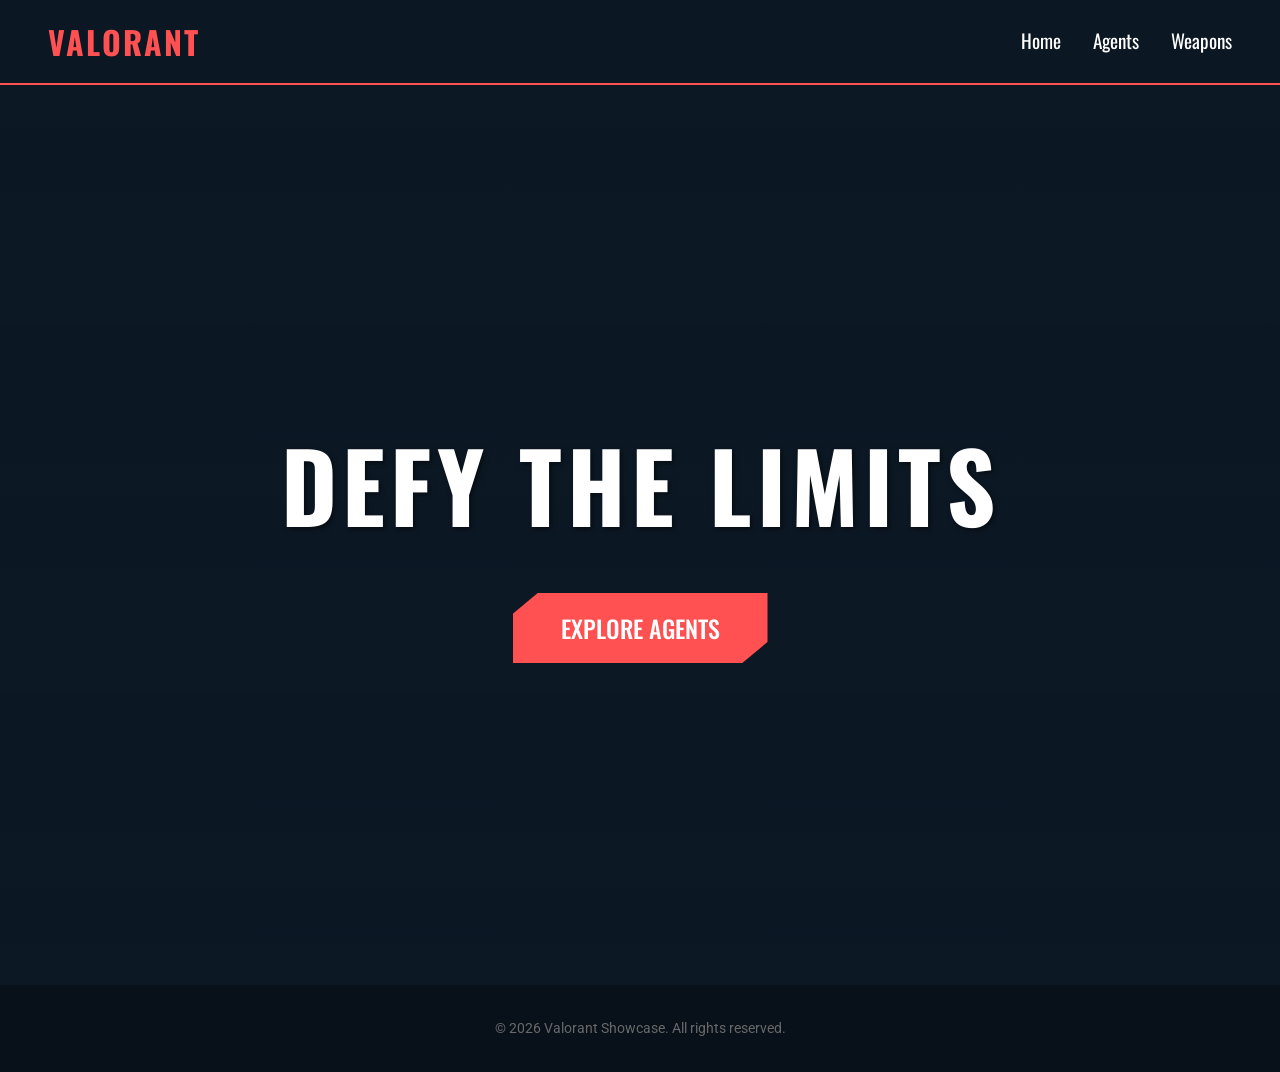
<file: Baitapnhom_Week5_Nhom3/index.html>
<!DOCTYPE html>
<html lang="en">
<head>
    <meta charset="UTF-8">
    <meta name="viewport" content="width=device-width, initial-scale=1.0">
    <title>Valorant Showcase</title>
    <link rel="preconnect" href="https://fonts.googleapis.com">
    <link rel="preconnect" href="https://fonts.gstatic.com" crossorigin>
    <link href="https://fonts.googleapis.com/css2?family=Oswald:wght@500;700&family=Roboto:wght@400;500&display=swap" rel="stylesheet">
    <link rel="stylesheet" href="Css/style.css">
</head>
<body>

    <!-- Navigation Bar -->
    <nav class="navbar">
        <div class="logo">VALORANT</div>
        <ul class="nav-links">
            <li><a href="index.html">Home</a></li>
            <li><a href="page/Agent.html">Agents</a></li>
            <li><a href="Page/Weapons.html">Weapons</a></li>
        </ul>
    </nav>

    <!-- Hero Section -->
    <section id="home" class="hero">
        <div class="hero-content">
            <h1>DEFY THE LIMITS</h1>
            <a href="Page/Agent.html" class="cta-button">EXPLORE AGENTS</a>
        </div>
    </section>


    <!-- Footer -->
    <footer class="footer">
        <p>&copy; 2026 Valorant Showcase. All rights reserved.</p>
    </footer>

</body>
</html>
</file>
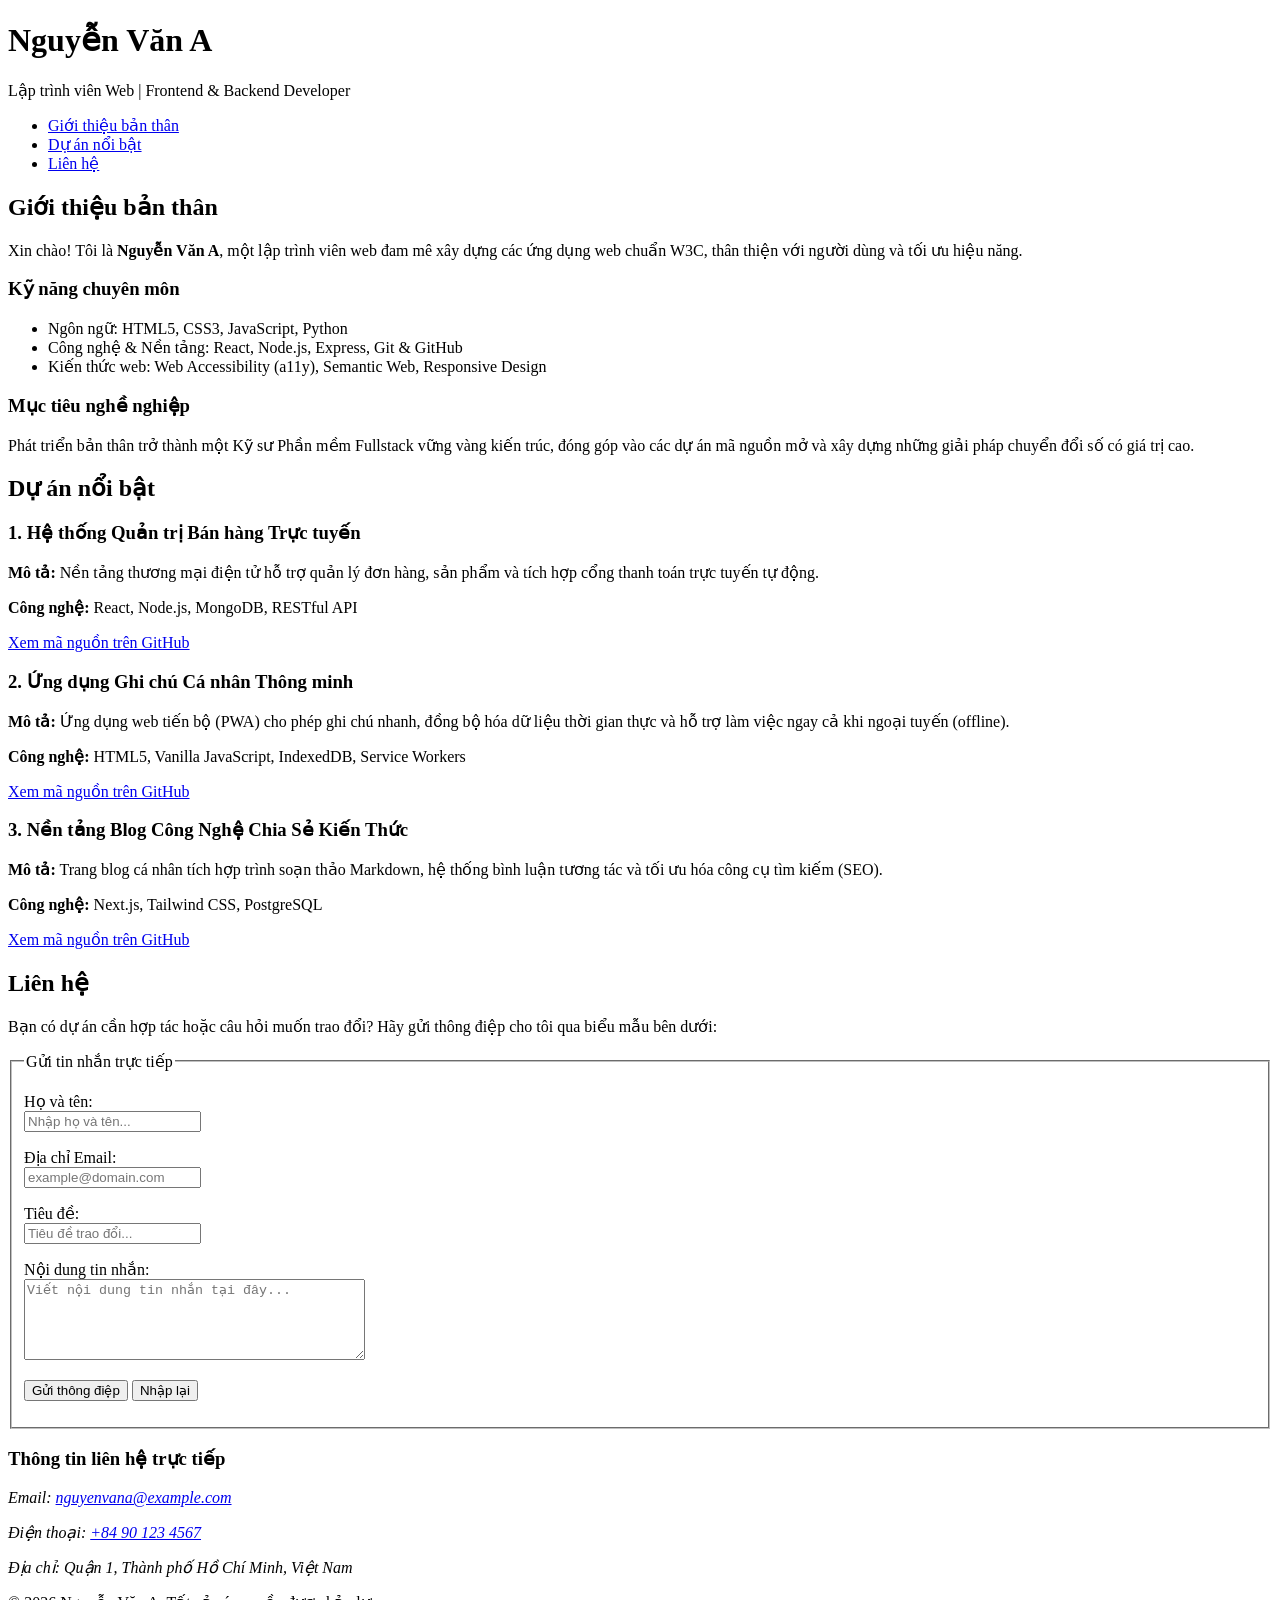
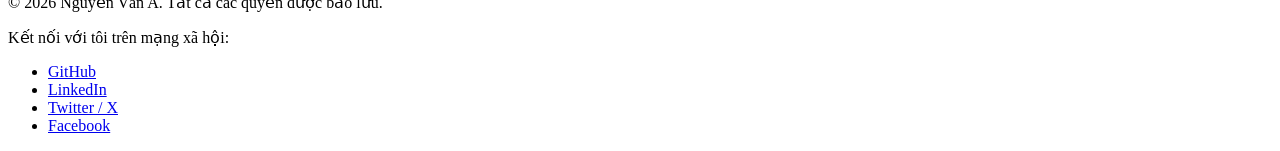
<file: portfolio_LyChanHung/index.html>
<!DOCTYPE html>
<html lang="vi">
<head>
    <meta charset="UTF-8">
    <meta name="viewport" content="width=device-width, initial-scale=1.0">
    <title>Portfolio Cá Nhân - Nguyễn Văn A</title>
</head>
<body>

    <!-- ==========================================================================
         THẺ <header>:
         Đại diện cho phần đầu của trang web hoặc một phân đoạn tài liệu.
         Vai trò: Chứa thông tin nhận diện thương hiệu cá nhân (tên, chức danh, logo)
         và cung cấp thanh điều hướng chính giúp người dùng nhanh chóng di chuyển
         đến các phần nội dung quan trọng trên trang.
         ========================================================================== -->
    <header>
        <h1>Nguyễn Văn A</h1>
        <p>Lập trình viên Web | Frontend & Backend Developer</p>

        <!-- THẺ <nav>:
             Đại diện cho khu vực điều hướng chính của trang web.
             Vai trò: Nhóm các liên kết điều hướng nội bộ (anchor links) trỏ trực tiếp
             đến từng phần nội dung tương ứng bên trong thẻ <main>. -->
        <nav aria-label="Điều hướng chính">
            <ul>
                <li><a href="#gioi-thieu">Giới thiệu bản thân</a></li>
                <li><a href="#du-an">Dự án nổi bật</a></li>
                <li><a href="#lien-he">Liên hệ</a></li>
            </ul>
        </nav>
    </header>

    <!-- ==========================================================================
         THẺ <main>:
         Đại diện cho khu vực nội dung chính, cốt lõi và duy nhất của trang tài liệu.
         Vai trò: Chứa toàn bộ nội dung độc nhất của trang web, không được lặp lại
         ở các trang khác (loại trừ các thành phần dùng chung như header, footer,
         sidebar chung). Mỗi tài liệu HTML chỉ nên có một thẻ <main> hiển thị.
         ========================================================================== -->
    <main>

        <!-- THẺ <section> THỨ 1: GIỚI THIỆU BẢN THÂN
             Đại diện cho một phân đoạn tài liệu có chủ đề độc lập và liên kết chặt chẽ.
             Vai trò: Trình bày thông tin lý lịch cá nhân, mục tiêu nghề nghiệp, kỹ năng
             chuyên môn và học vấn của chủ nhân portfolio. -->
        <section id="gioi-thieu">
            <h2>Giới thiệu bản thân</h2>
            
            <p>
                Xin chào! Tôi là <strong>Nguyễn Văn A</strong>, một lập trình viên web đam mê 
                xây dựng các ứng dụng web chuẩn W3C, thân thiện với người dùng và tối ưu hiệu năng.
            </p>

            <h3>Kỹ năng chuyên môn</h3>
            <ul>
                <li>Ngôn ngữ: HTML5, CSS3, JavaScript, Python</li>
                <li>Công nghệ & Nền tảng: React, Node.js, Express, Git & GitHub</li>
                <li>Kiến thức web: Web Accessibility (a11y), Semantic Web, Responsive Design</li>
            </ul>

            <h3>Mục tiêu nghề nghiệp</h3>
            <p>
                Phát triển bản thân trở thành một Kỹ sư Phần mềm Fullstack vững vàng kiến trúc, 
                đóng góp vào các dự án mã nguồn mở và xây dựng những giải pháp chuyển đổi số có giá trị cao.
            </p>
        </section>

        <!-- THẺ <section> THỨ 2: DỰ ÁN NỔI BẬT
             Đại diện cho một phân đoạn tài liệu dành riêng để giới thiệu các sản phẩm đã thực hiện.
             Vai trò: Tổ chức danh sách các dự án tiêu biểu kèm mô tả chi tiết, công nghệ sử dụng
             và đường dẫn tham khảo. -->
        <section id="du-an">
            <h2>Dự án nổi bật</h2>

            <!-- THẺ <article>:
                 Đại diện cho một mẩu nội dung độc lập, tự trọn vẹn và có thể tái sử dụng
                 hoặc trích dẫn riêng lẻ mà vẫn giữ nguyên ý nghĩa hoàn chỉnh.
                 Vai trò: Đóng gói toàn bộ thông tin về một dự án cụ thể. -->
            <article>
                <h3>1. Hệ thống Quản trị Bán hàng Trực tuyến</h3>
                <p>
                    <strong>Mô tả:</strong> Nền tảng thương mại điện tử hỗ trợ quản lý đơn hàng, 
                    sản phẩm và tích hợp cổng thanh toán trực tuyến tự động.
                </p>
                <p><strong>Công nghệ:</strong> React, Node.js, MongoDB, RESTful API</p>
                <p>
                    <a href="https://github.com/example/ecommerce-system" target="_blank" rel="noopener noreferrer">
                        Xem mã nguồn trên GitHub
                    </a>
                </p>
            </article>

            <!-- THẺ <article> DỰ ÁN 2 -->
            <article>
                <h3>2. Ứng dụng Ghi chú Cá nhân Thông minh</h3>
                <p>
                    <strong>Mô tả:</strong> Ứng dụng web tiến bộ (PWA) cho phép ghi chú nhanh, 
                    đồng bộ hóa dữ liệu thời gian thực và hỗ trợ làm việc ngay cả khi ngoại tuyến (offline).
                </p>
                <p><strong>Công nghệ:</strong> HTML5, Vanilla JavaScript, IndexedDB, Service Workers</p>
                <p>
                    <a href="https://github.com/example/smart-notes" target="_blank" rel="noopener noreferrer">
                        Xem mã nguồn trên GitHub
                    </a>
                </p>
            </article>

            <!-- THẺ <article> DỰ ÁN 3 -->
            <article>
                <h3>3. Nền tảng Blog Công Nghệ Chia Sẻ Kiến Thức</h3>
                <p>
                    <strong>Mô tả:</strong> Trang blog cá nhân tích hợp trình soạn thảo Markdown, 
                    hệ thống bình luận tương tác và tối ưu hóa công cụ tìm kiếm (SEO).
                </p>
                <p><strong>Công nghệ:</strong> Next.js, Tailwind CSS, PostgreSQL</p>
                <p>
                    <a href="https://github.com/example/tech-blog" target="_blank" rel="noopener noreferrer">
                        Xem mã nguồn trên GitHub
                    </a>
                </p>
            </article>
        </section>

        <!-- THẺ <section> THỨ 3: LIÊN HỆ
             Đại diện cho phân đoạn kết nối và tiếp nhận thông tin từ người ghé thăm.
             Vai trò: Cung cấp biểu mẫu gửi thư trực tiếp và thông tin liên lạc chi tiết. -->
        <section id="lien-he">
            <h2>Liên hệ</h2>
            <p>
                Bạn có dự án cần hợp tác hoặc câu hỏi muốn trao đổi? Hãy gửi thông điệp cho tôi qua biểu mẫu bên dưới:
            </p>

            <!-- BIỂU MẪU LIÊN HỆ DÙNG CÁC THẺ HTML5 CHUẨN (KHÔNG DÙNG CSS) -->
            <form action="#" method="post">
                <fieldset>
                    <legend>Gửi tin nhắn trực tiếp</legend>

                    <p>
                        <label for="ho-ten">Họ và tên:</label><br>
                        <input type="text" id="ho-ten" name="ho-ten" placeholder="Nhập họ và tên..." required>
                    </p>

                    <p>
                        <label for="email">Địa chỉ Email:</label><br>
                        <input type="email" id="email" name="email" placeholder="example@domain.com" required>
                    </p>

                    <p>
                        <label for="tieu-de">Tiêu đề:</label><br>
                        <input type="text" id="tieu-de" name="tieu-de" placeholder="Tiêu đề trao đổi..." required>
                    </p>

                    <p>
                        <label for="tin-nhan">Nội dung tin nhắn:</label><br>
                        <textarea id="tin-nhan" name="tin-nhan" rows="5" cols="40" placeholder="Viết nội dung tin nhắn tại đây..." required></textarea>
                    </p>

                    <p>
                        <button type="submit">Gửi thông điệp</button>
                        <button type="reset">Nhập lại</button>
                    </p>
                </fieldset>
            </form>

            <!-- THẺ <address>:
                 Đại diện cho thông tin liên hệ của tác giả hoặc chủ sở hữu tài liệu.
                 Vai trò: Cung cấp địa chỉ email, số điện thoại hoặc địa chỉ văn phòng hợp lệ theo ngữ nghĩa HTML5. -->
            <h3>Thông tin liên hệ trực tiếp</h3>
            <address>
                <p>Email: <a href="mailto:nguyenvana@example.com">nguyenvana@example.com</a></p>
                <p>Điện thoại: <a href="tel:+84901234567">+84 90 123 4567</a></p>
                <p>Địa chỉ: Quận 1, Thành phố Hồ Chí Minh, Việt Nam</p>
            </address>
        </section>

    </main>

    <!-- ==========================================================================
         THẺ <footer>:
         Đại diện cho phần chân trang của toàn bộ tài liệu hoặc phân đoạn tài liệu.
         Vai trò: Chứa thông tin bản quyền (copyright), thông tin tác giả,
         chính sách và các liên kết mạng xã hội kết nối ngoại vi.
         ========================================================================== -->
    <footer>
        <p>&copy; 2026 Nguyễn Văn A. Tất cả các quyền được bảo lưu.</p>

        <!-- DANH SÁCH LIÊN KẾT MẠNG XÃ HỘI -->
        <p>Kết nối với tôi trên mạng xã hội:</p>
        <ul>
            <li>
                <a href="https://github.com" target="_blank" rel="noopener noreferrer">
                    GitHub
                </a>
            </li>
            <li>
                <a href="https://linkedin.com" target="_blank" rel="noopener noreferrer">
                    LinkedIn
                </a>
            </li>
            <li>
                <a href="https://twitter.com" target="_blank" rel="noopener noreferrer">
                    Twitter / X
                </a>
            </li>
            <li>
                <a href="https://facebook.com" target="_blank" rel="noopener noreferrer">
                    Facebook
                </a>
            </li>
        </ul>
    </footer>

</body>
</html>
</file>
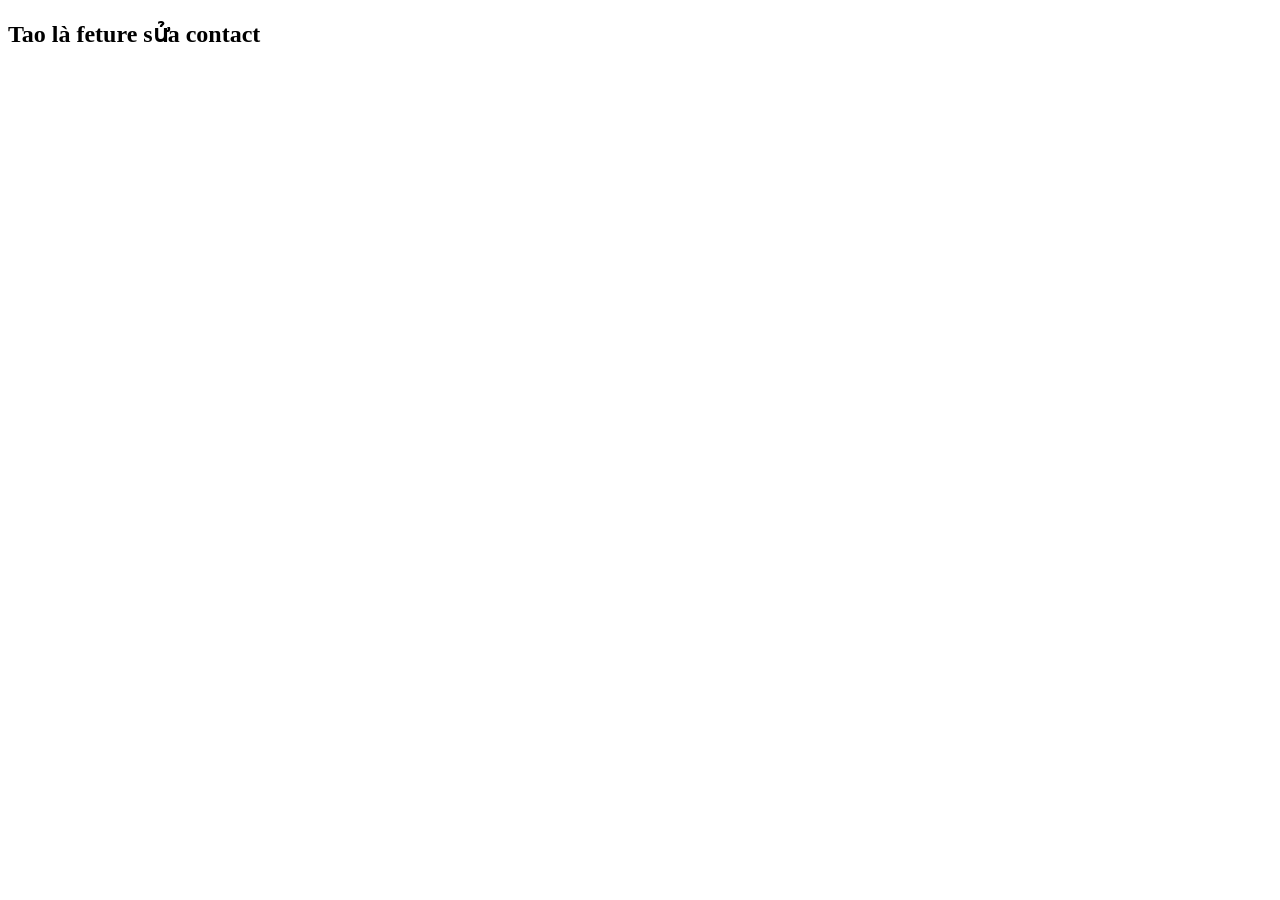
<file: BaiTapSo3_LyChanHung_Nhom3/contact.html>
<!DOCTYPE html>
<html lang="en">
<head>
    <meta charset="UTF-8">
    <meta name="viewport" content="width=device-width, initial-scale=1.0">
    <title>Document</title>
</head>
<body>
    <h2>Tao là feture sửa contact</h2>
</body>
</html>
</file>
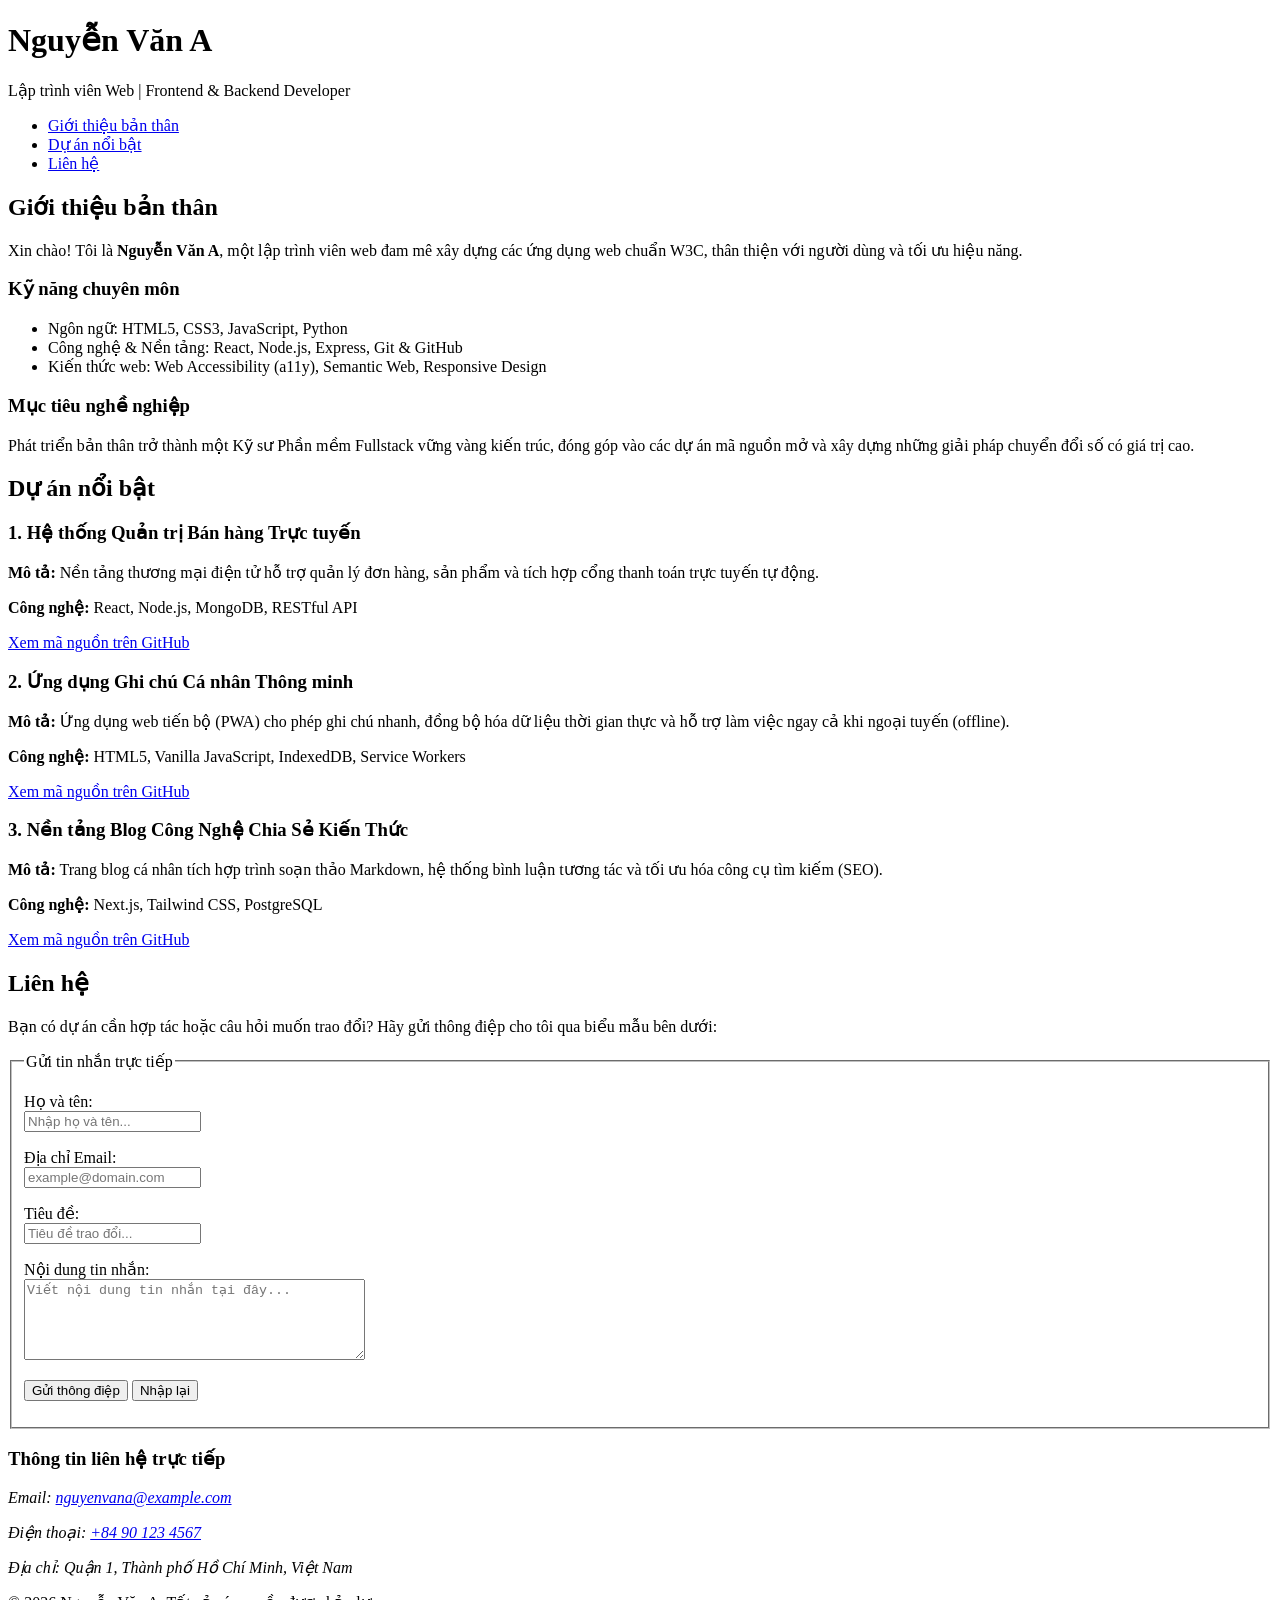
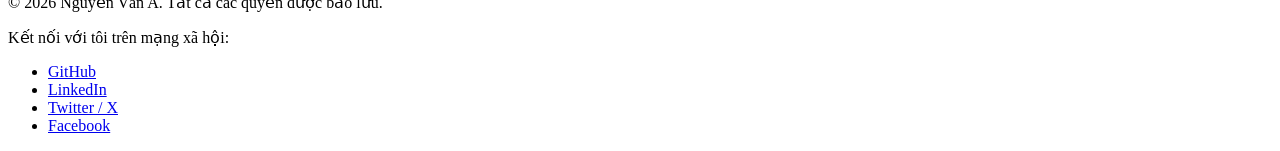
<file: BaiTapSo3_LyChanHung_Nhom3/hung.html>
<!DOCTYPE html>
<html lang="vi">
<head>
    <meta charset="UTF-8">
    <meta name="viewport" content="width=device-width, initial-scale=1.0">
    <title>Portfolio Cá Nhân - Nguyễn Văn A</title>
</head>
<body>

    <!-- ==========================================================================
         THẺ <header>:
         Đại diện cho phần đầu của trang web hoặc một phân đoạn tài liệu.
         Vai trò: Chứa thông tin nhận diện thương hiệu cá nhân (tên, chức danh, logo)
         và cung cấp thanh điều hướng chính giúp người dùng nhanh chóng di chuyển
         đến các phần nội dung quan trọng trên trang.
         ========================================================================== -->
    <header>
        <h1>Nguyễn Văn A</h1>
        <p>Lập trình viên Web | Frontend & Backend Developer</p>

        <!-- THẺ <nav>:
             Đại diện cho khu vực điều hướng chính của trang web.
             Vai trò: Nhóm các liên kết điều hướng nội bộ (anchor links) trỏ trực tiếp
             đến từng phần nội dung tương ứng bên trong thẻ <main>. -->
        <nav aria-label="Điều hướng chính">
            <ul>
                <li><a href="#gioi-thieu">Giới thiệu bản thân</a></li>
                <li><a href="#du-an">Dự án nổi bật</a></li>
                <li><a href="#lien-he">Liên hệ</a></li>
            </ul>
        </nav>
    </header>

    <!-- ==========================================================================
         THẺ <main>:
         Đại diện cho khu vực nội dung chính, cốt lõi và duy nhất của trang tài liệu.
         Vai trò: Chứa toàn bộ nội dung độc nhất của trang web, không được lặp lại
         ở các trang khác (loại trừ các thành phần dùng chung như header, footer,
         sidebar chung). Mỗi tài liệu HTML chỉ nên có một thẻ <main> hiển thị.
         ========================================================================== -->
    <main>

        <!-- THẺ <section> THỨ 1: GIỚI THIỆU BẢN THÂN
             Đại diện cho một phân đoạn tài liệu có chủ đề độc lập và liên kết chặt chẽ.
             Vai trò: Trình bày thông tin lý lịch cá nhân, mục tiêu nghề nghiệp, kỹ năng
             chuyên môn và học vấn của chủ nhân portfolio. -->
        <section id="gioi-thieu">
            <h2>Giới thiệu bản thân</h2>
            
            <p>
                Xin chào! Tôi là <strong>Nguyễn Văn A</strong>, một lập trình viên web đam mê 
                xây dựng các ứng dụng web chuẩn W3C, thân thiện với người dùng và tối ưu hiệu năng.
            </p>

            <h3>Kỹ năng chuyên môn</h3>
            <ul>
                <li>Ngôn ngữ: HTML5, CSS3, JavaScript, Python</li>
                <li>Công nghệ & Nền tảng: React, Node.js, Express, Git & GitHub</li>
                <li>Kiến thức web: Web Accessibility (a11y), Semantic Web, Responsive Design</li>
            </ul>

            <h3>Mục tiêu nghề nghiệp</h3>
            <p>
                Phát triển bản thân trở thành một Kỹ sư Phần mềm Fullstack vững vàng kiến trúc, 
                đóng góp vào các dự án mã nguồn mở và xây dựng những giải pháp chuyển đổi số có giá trị cao.
            </p>
        </section>

        <!-- THẺ <section> THỨ 2: DỰ ÁN NỔI BẬT
             Đại diện cho một phân đoạn tài liệu dành riêng để giới thiệu các sản phẩm đã thực hiện.
             Vai trò: Tổ chức danh sách các dự án tiêu biểu kèm mô tả chi tiết, công nghệ sử dụng
             và đường dẫn tham khảo. -->
        <section id="du-an">
            <h2>Dự án nổi bật</h2>

            <!-- THẺ <article>:
                 Đại diện cho một mẩu nội dung độc lập, tự trọn vẹn và có thể tái sử dụng
                 hoặc trích dẫn riêng lẻ mà vẫn giữ nguyên ý nghĩa hoàn chỉnh.
                 Vai trò: Đóng gói toàn bộ thông tin về một dự án cụ thể. -->
            <article>
                <h3>1. Hệ thống Quản trị Bán hàng Trực tuyến</h3>
                <p>
                    <strong>Mô tả:</strong> Nền tảng thương mại điện tử hỗ trợ quản lý đơn hàng, 
                    sản phẩm và tích hợp cổng thanh toán trực tuyến tự động.
                </p>
                <p><strong>Công nghệ:</strong> React, Node.js, MongoDB, RESTful API</p>
                <p>
                    <a href="https://github.com/example/ecommerce-system" target="_blank" rel="noopener noreferrer">
                        Xem mã nguồn trên GitHub
                    </a>
                </p>
            </article>

            <!-- THẺ <article> DỰ ÁN 2 -->
            <article>
                <h3>2. Ứng dụng Ghi chú Cá nhân Thông minh</h3>
                <p>
                    <strong>Mô tả:</strong> Ứng dụng web tiến bộ (PWA) cho phép ghi chú nhanh, 
                    đồng bộ hóa dữ liệu thời gian thực và hỗ trợ làm việc ngay cả khi ngoại tuyến (offline).
                </p>
                <p><strong>Công nghệ:</strong> HTML5, Vanilla JavaScript, IndexedDB, Service Workers</p>
                <p>
                    <a href="https://github.com/example/smart-notes" target="_blank" rel="noopener noreferrer">
                        Xem mã nguồn trên GitHub
                    </a>
                </p>
            </article>

            <!-- THẺ <article> DỰ ÁN 3 -->
            <article>
                <h3>3. Nền tảng Blog Công Nghệ Chia Sẻ Kiến Thức</h3>
                <p>
                    <strong>Mô tả:</strong> Trang blog cá nhân tích hợp trình soạn thảo Markdown, 
                    hệ thống bình luận tương tác và tối ưu hóa công cụ tìm kiếm (SEO).
                </p>
                <p><strong>Công nghệ:</strong> Next.js, Tailwind CSS, PostgreSQL</p>
                <p>
                    <a href="https://github.com/example/tech-blog" target="_blank" rel="noopener noreferrer">
                        Xem mã nguồn trên GitHub
                    </a>
                </p>
            </article>
        </section>

        <!-- THẺ <section> THỨ 3: LIÊN HỆ
             Đại diện cho phân đoạn kết nối và tiếp nhận thông tin từ người ghé thăm.
             Vai trò: Cung cấp biểu mẫu gửi thư trực tiếp và thông tin liên lạc chi tiết. -->
        <section id="lien-he">
            <h2>Liên hệ</h2>
            <p>
                Bạn có dự án cần hợp tác hoặc câu hỏi muốn trao đổi? Hãy gửi thông điệp cho tôi qua biểu mẫu bên dưới:
            </p>

            <!-- BIỂU MẪU LIÊN HỆ DÙNG CÁC THẺ HTML5 CHUẨN (KHÔNG DÙNG CSS) -->
            <form action="#" method="post">
                <fieldset>
                    <legend>Gửi tin nhắn trực tiếp</legend>

                    <p>
                        <label for="ho-ten">Họ và tên:</label><br>
                        <input type="text" id="ho-ten" name="ho-ten" placeholder="Nhập họ và tên..." required>
                    </p>

                    <p>
                        <label for="email">Địa chỉ Email:</label><br>
                        <input type="email" id="email" name="email" placeholder="example@domain.com" required>
                    </p>

                    <p>
                        <label for="tieu-de">Tiêu đề:</label><br>
                        <input type="text" id="tieu-de" name="tieu-de" placeholder="Tiêu đề trao đổi..." required>
                    </p>

                    <p>
                        <label for="tin-nhan">Nội dung tin nhắn:</label><br>
                        <textarea id="tin-nhan" name="tin-nhan" rows="5" cols="40" placeholder="Viết nội dung tin nhắn tại đây..." required></textarea>
                    </p>

                    <p>
                        <button type="submit">Gửi thông điệp</button>
                        <button type="reset">Nhập lại</button>
                    </p>
                </fieldset>
            </form>

            <!-- THẺ <address>:
                 Đại diện cho thông tin liên hệ của tác giả hoặc chủ sở hữu tài liệu.
                 Vai trò: Cung cấp địa chỉ email, số điện thoại hoặc địa chỉ văn phòng hợp lệ theo ngữ nghĩa HTML5. -->
            <h3>Thông tin liên hệ trực tiếp</h3>
            <address>
                <p>Email: <a href="mailto:nguyenvana@example.com">nguyenvana@example.com</a></p>
                <p>Điện thoại: <a href="tel:+84901234567">+84 90 123 4567</a></p>
                <p>Địa chỉ: Quận 1, Thành phố Hồ Chí Minh, Việt Nam</p>
            </address>
        </section>

    </main>

    <!-- ==========================================================================
         THẺ <footer>:
         Đại diện cho phần chân trang của toàn bộ tài liệu hoặc phân đoạn tài liệu.
         Vai trò: Chứa thông tin bản quyền (copyright), thông tin tác giả,
         chính sách và các liên kết mạng xã hội kết nối ngoại vi.
         ========================================================================== -->
    <footer>
        <p>&copy; 2026 Nguyễn Văn A. Tất cả các quyền được bảo lưu.</p>

        <!-- DANH SÁCH LIÊN KẾT MẠNG XÃ HỘI -->
        <p>Kết nối với tôi trên mạng xã hội:</p>
        <ul>
            <li>
                <a href="https://github.com" target="_blank" rel="noopener noreferrer">
                    GitHub
                </a>
            </li>
            <li>
                <a href="https://linkedin.com" target="_blank" rel="noopener noreferrer">
                    LinkedIn
                </a>
            </li>
            <li>
                <a href="https://twitter.com" target="_blank" rel="noopener noreferrer">
                    Twitter / X
                </a>
            </li>
            <li>
                <a href="https://facebook.com" target="_blank" rel="noopener noreferrer">
                    Facebook
                </a>
            </li>
        </ul>
    </footer>

</body>
</html>
</file>
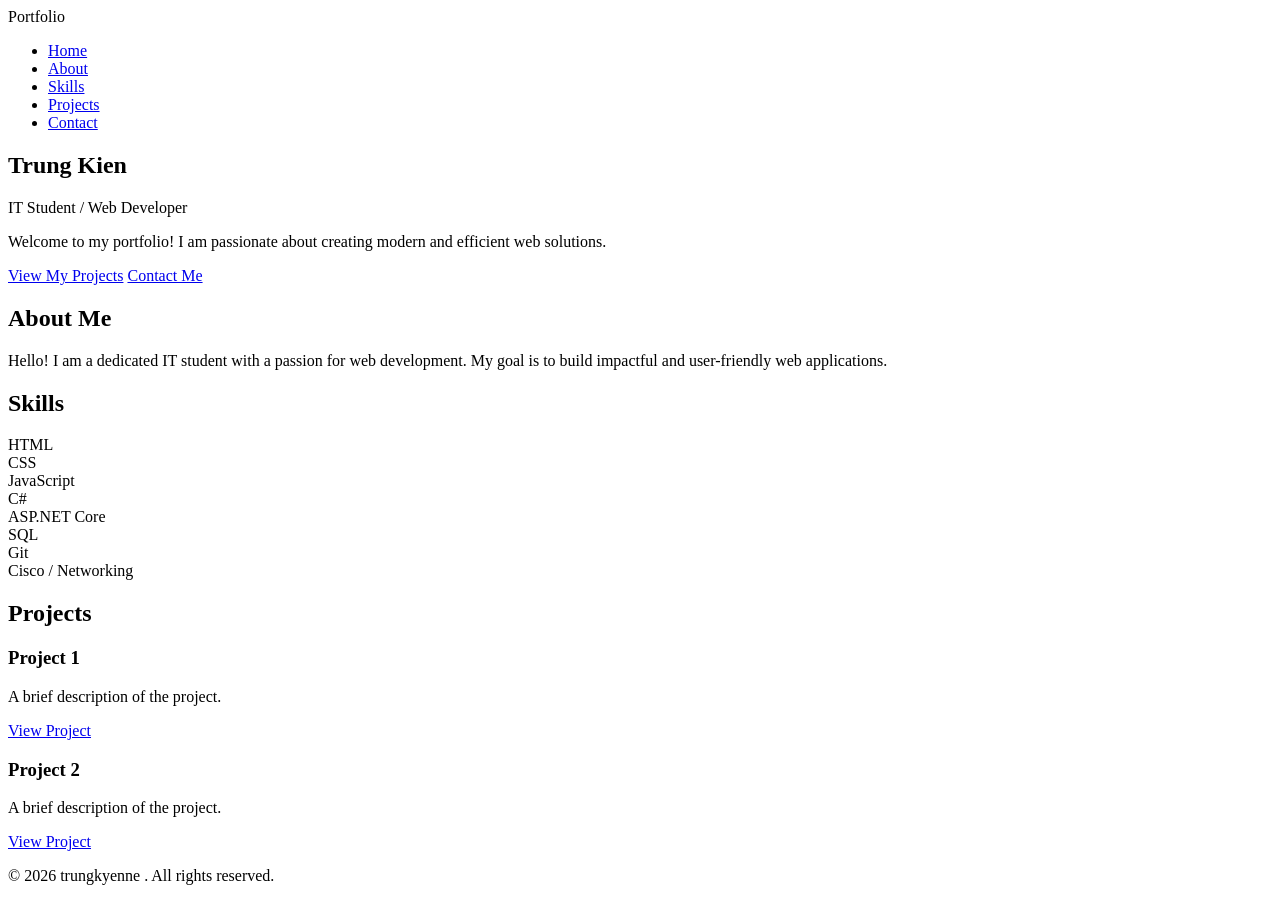
<file: BaiTapSo3_LyChanHung_Nhom3/kien.html>
<!DOCTYPE html>
<html lang="en">
<head>
    <meta charset="UTF-8">
    <meta name="viewport" content="width=device-width, initial-scale=1.0">
    <title>Portfolio</title>
</head>
<body>
    <!-- Header -->
    <header>
        <div class="logo">Portfolio</div>
        <nav>
            <ul>
                <li><a href="#hero">Home</a></li>
                <li><a href="#about">About</a></li>
                <li><a href="#skills">Skills</a></li>
                <li><a href="#projects">Projects</a></li>
                <li><a href="#contact">Contact</a></li>
            </ul>
        </nav>
    </header>

    <!-- Hero Section -->
    <section id="hero" class="hero">
        <h1>Trung Kien</h1>
        <p>IT Student / Web Developer</p>
        <p>Welcome to my portfolio! I am passionate about creating modern and efficient web solutions.</p>
        <div class="buttons">
            <a href="#projects">View My Projects</a>
            <a href="#contact">Contact Me</a>
        </div>
    </section>

    <!-- About Me Section -->
    <section id="about" class="about">
        <h2>About Me</h2>
        <p>Hello! I am a dedicated IT student with a passion for web development. My goal is to build impactful and user-friendly web applications.</p>
    </section>

    <!-- Skills Section -->
    <section id="skills" class="skills">
        <h2>Skills</h2>
        <div class="skill-list">
            <div class="skill">HTML</div>
            <div class="skill">CSS</div>
            <div class="skill">JavaScript</div>
            <div class="skill">C#</div>
            <div class="skill">ASP.NET Core</div>
            <div class="skill">SQL</div>
            <div class="skill">Git</div>
            <div class="skill">Cisco / Networking</div>
        </div>
    </section>

    <!-- Projects Section -->
    <section id="projects" class="projects">
        <h2>Projects</h2>
        <div class="project-list">
            <div class="project">
                <h3>Project 1</h3>
                <p>A brief description of the project.</p>
                <a href="#">View Project</a>
            </div>
            <div class="project">
                <h3>Project 2</h3>
                <p>A brief description of the project.</p>
                <a href="#">View Project</a>
            </div>
        </div>
    </section>

    <!-- Footer -->
    <footer>
        <p>&copy; 2026 trungkyenne . All rights reserved.</p>
    </footer>
</body>
</html>
</file>
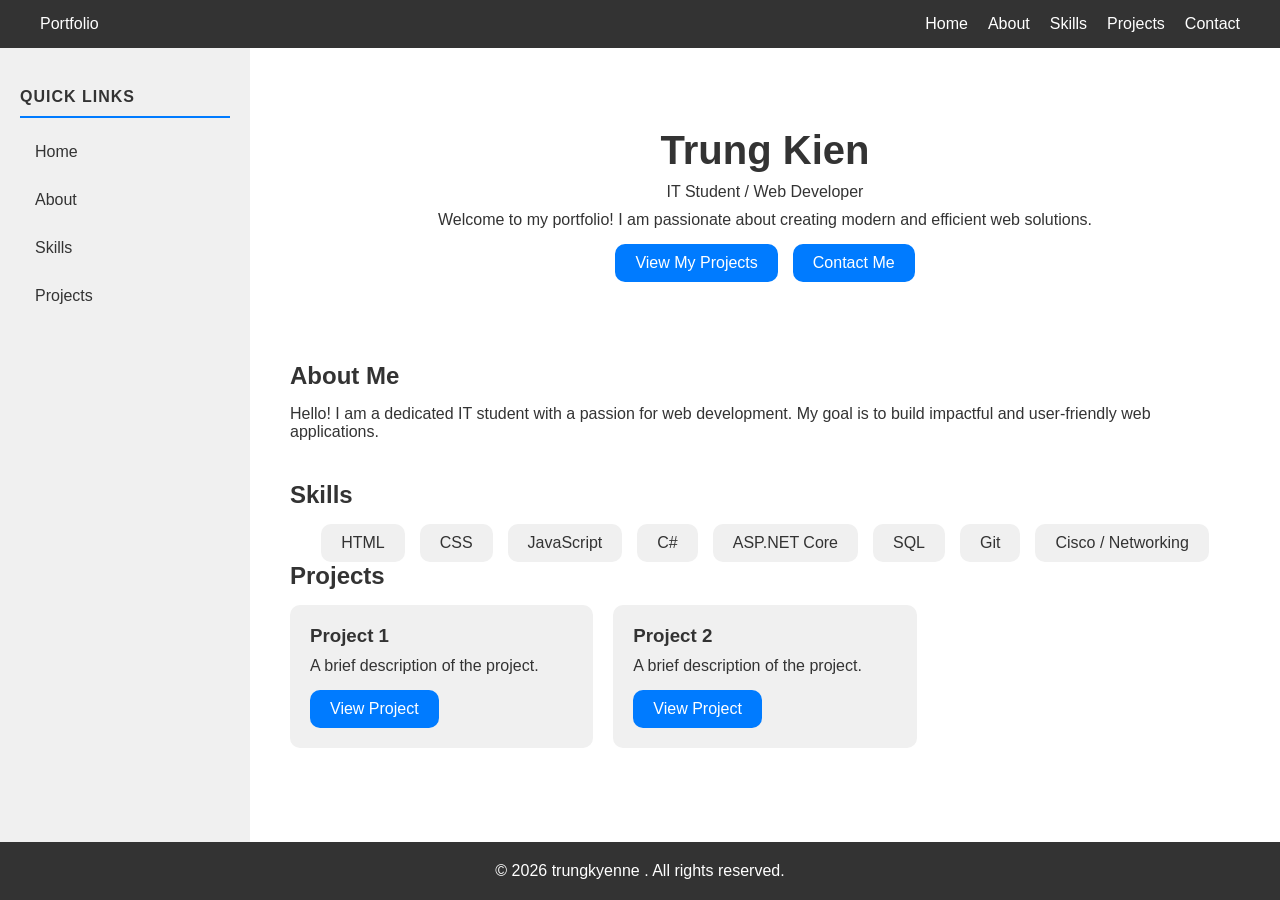
<file: Baitap_week3/Baitap2/portfolio.html>
<!DOCTYPE html>
<html lang="en">
<head>
    <meta charset="UTF-8">
    <meta name="viewport" content="width=device-width, initial-scale=1.0">
    <title>Portfolio</title>
    <link rel="stylesheet" href="style.css">
</head>
<body>
    <!-- Header -->
    <header>
        <div class="logo">Portfolio</div>
        <nav>
            <ul>
                <li><a href="#hero">Home</a></li>
                <li><a href="#about">About</a></li>
                <li><a href="#skills">Skills</a></li>
                <li><a href="#projects">Projects</a></li>
                <li><a href="#contact">Contact</a></li>
            </ul>
        </nav>
    </header>

    <div class="main-wrapper">
    <aside>
        <h3>Quick Links</h3>
        <ul>
            <li><a href="#hero">Home</a></li>
            <li><a href="#about">About</a></li>
            <li><a href="#skills">Skills</a></li>
            <li><a href="#projects">Projects</a></li>
        </ul>
    </aside>
    <div class="main-content">
    <!-- Hero Section -->
    <section id="hero" class="hero">
        <h1>Trung Kien</h1>
        <p>IT Student / Web Developer</p>
        <p>Welcome to my portfolio! I am passionate about creating modern and efficient web solutions.</p>
        <div class="buttons">
            <a href="#projects">View My Projects</a>
            <a href="#contact">Contact Me</a>
        </div>
    </section>

    <!-- About Me Section -->
    <section id="about" class="about">
        <h2>About Me</h2>
        <p>Hello! I am a dedicated IT student with a passion for web development. My goal is to build impactful and user-friendly web applications.</p>
    </section>

    <!-- Skills Section -->
    <section id="skills" class="skills">
        <h2>Skills</h2>
        <div class="skill-list">
            <div class="skill">HTML</div>
            <div class="skill">CSS</div>
            <div class="skill">JavaScript</div>
            <div class="skill">C#</div>
            <div class="skill">ASP.NET Core</div>
            <div class="skill">SQL</div>
            <div class="skill">Git</div>
            <div class="skill">Cisco / Networking</div>
        </div>
    </section>

    <!-- Projects Section -->
    <section id="projects" class="projects">
        <h2>Projects</h2>
        <div class="project-list">
            <div class="project">
                <h3>Project 1</h3>
                <p>A brief description of the project.</p>
                <a href="#">View Project</a>
            </div>
            <div class="project">
                <h3>Project 2</h3>
                <p>A brief description of the project.</p>
                <a href="#">View Project</a>
            </div>
        </div>
    </section>

    </div><!-- end main-content -->
    </div><!-- end main-wrapper -->

    <!-- Footer -->
    <footer>
        <p>&copy; 2026 trungkyenne . All rights reserved.</p>
    </footer>
</body>
</html>
</file>
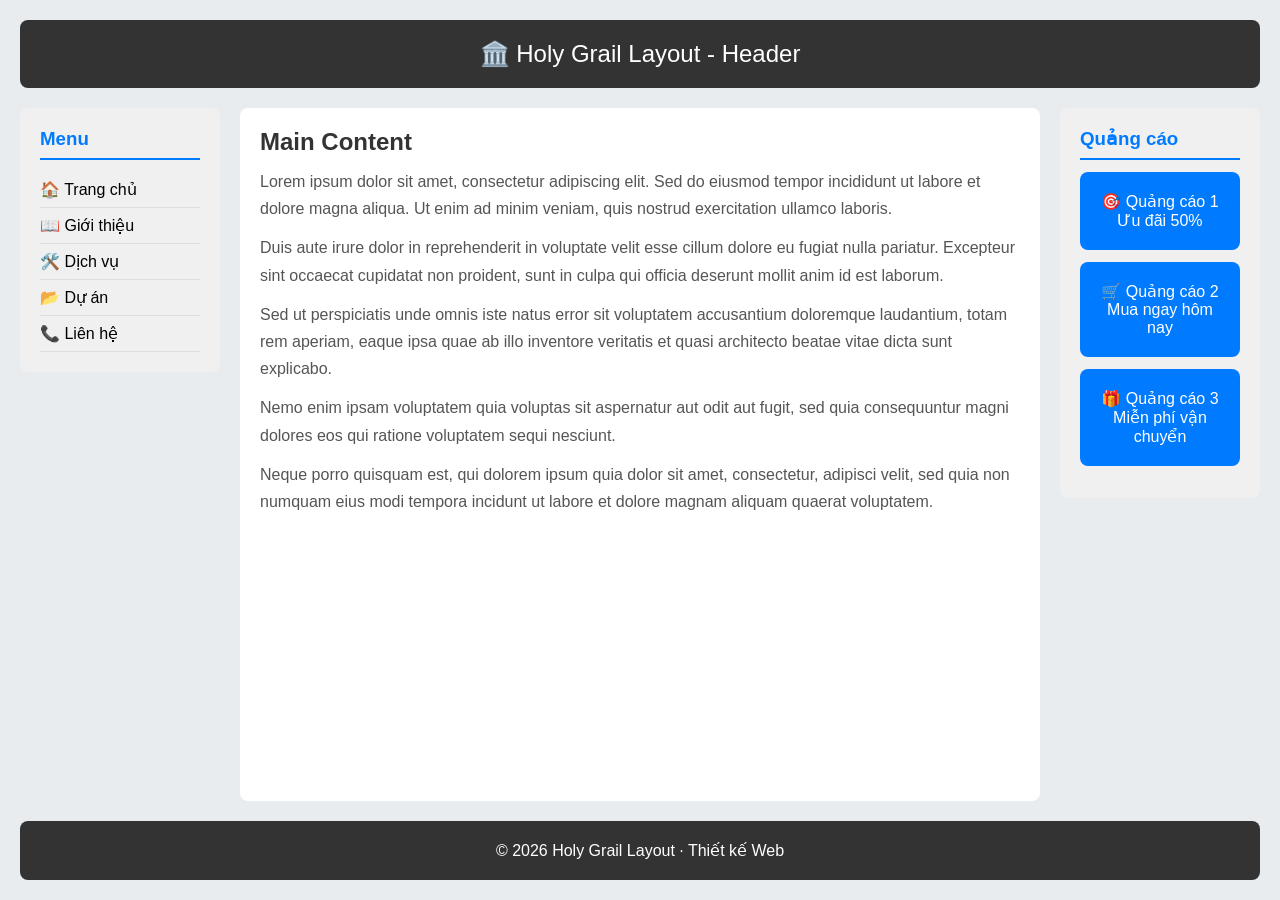
<file: Baitap_week3/Baitapmorong/Bai1.html>
<!DOCTYPE html>
<html lang="vi">
<head>
    <meta charset="UTF-8">
    <meta name="viewport" content="width=device-width, initial-scale=1.0">
    <title>Bài 1 - Holy Grail Layout</title>
    <style>
        :root {
            --color-primary: #333;
            --color-accent: #007bff;
            --color-bg: #f0f0f0;
            --spacing: 20px;
            --radius: 8px;
        }
        * { margin: 0; padding: 0; box-sizing: border-box; }
        body {
            display: grid;
            grid-template-areas:
                "header  header  header"
                "sidebar main    aside"
                "footer  footer  footer";
            grid-template-columns: 200px 1fr 200px;
            grid-template-rows: auto 1fr auto;
            min-height: 100vh;
            gap: var(--spacing);
            padding: var(--spacing);
            font-family: Arial, sans-serif;
            background: #e9ecef;
        }
        header {
            grid-area: header;
            background: var(--color-primary);
            color: #fff;
            padding: var(--spacing);
            border-radius: var(--radius);
            text-align: center;
            font-size: 1.5rem;
        }
        .sidebar-left {
            grid-area: sidebar;
            background: var(--color-bg);
            padding: var(--spacing);
            border-radius: var(--radius);
            align-self: start;
            position: sticky;
            top: var(--spacing);
        }
        .sidebar-left h3, .sidebar-right h3 {
            margin-bottom: 12px;
            color: var(--color-accent);
            border-bottom: 2px solid var(--color-accent);
            padding-bottom: 8px;
        }
        .sidebar-left ul, .sidebar-right ul { list-style: none; }
        .sidebar-left ul li, .sidebar-right ul li {
            padding: 8px 0;
            border-bottom: 1px solid #ddd;
        }
        main {
            grid-area: main;
            background: #fff;
            padding: var(--spacing);
            border-radius: var(--radius);
        }
        main h2 { margin-bottom: 12px; color: var(--color-primary); }
        main p { margin-bottom: 12px; line-height: 1.7; color: #555; }
        .sidebar-right {
            grid-area: aside;
            background: var(--color-bg);
            padding: var(--spacing);
            border-radius: var(--radius);
            align-self: start;
            position: sticky;
            top: var(--spacing);
        }
        .ad-box {
            background: var(--color-accent);
            color: #fff;
            padding: var(--spacing);
            border-radius: var(--radius);
            text-align: center;
            margin-bottom: 12px;
        }
        footer {
            grid-area: footer;
            background: var(--color-primary);
            color: #fff;
            padding: var(--spacing);
            border-radius: var(--radius);
            text-align: center;
        }
    </style>
</head>
<body>
    <header>🏛️ Holy Grail Layout - Header</header>

    <nav class="sidebar-left">
        <h3>Menu</h3>
        <ul>
            <li>🏠 Trang chủ</li>
            <li>📖 Giới thiệu</li>
            <li>🛠️ Dịch vụ</li>
            <li>📂 Dự án</li>
            <li>📞 Liên hệ</li>
        </ul>
    </nav>

    <main>
        <h2>Main Content</h2>
        <p>Lorem ipsum dolor sit amet, consectetur adipiscing elit. Sed do eiusmod tempor incididunt ut labore et dolore magna aliqua. Ut enim ad minim veniam, quis nostrud exercitation ullamco laboris.</p>
        <p>Duis aute irure dolor in reprehenderit in voluptate velit esse cillum dolore eu fugiat nulla pariatur. Excepteur sint occaecat cupidatat non proident, sunt in culpa qui officia deserunt mollit anim id est laborum.</p>
        <p>Sed ut perspiciatis unde omnis iste natus error sit voluptatem accusantium doloremque laudantium, totam rem aperiam, eaque ipsa quae ab illo inventore veritatis et quasi architecto beatae vitae dicta sunt explicabo.</p>
        <p>Nemo enim ipsam voluptatem quia voluptas sit aspernatur aut odit aut fugit, sed quia consequuntur magni dolores eos qui ratione voluptatem sequi nesciunt.</p>
        <p>Neque porro quisquam est, qui dolorem ipsum quia dolor sit amet, consectetur, adipisci velit, sed quia non numquam eius modi tempora incidunt ut labore et dolore magnam aliquam quaerat voluptatem.</p>
    </main>

    <aside class="sidebar-right">
        <h3>Quảng cáo</h3>
        <div class="ad-box">🎯 Quảng cáo 1<br>Ưu đãi 50%</div>
        <div class="ad-box">🛒 Quảng cáo 2<br>Mua ngay hôm nay</div>
        <div class="ad-box">🎁 Quảng cáo 3<br>Miễn phí vận chuyển</div>
    </aside>

    <footer>© 2026 Holy Grail Layout · Thiết kế Web</footer>
</body>
</html>
</file>
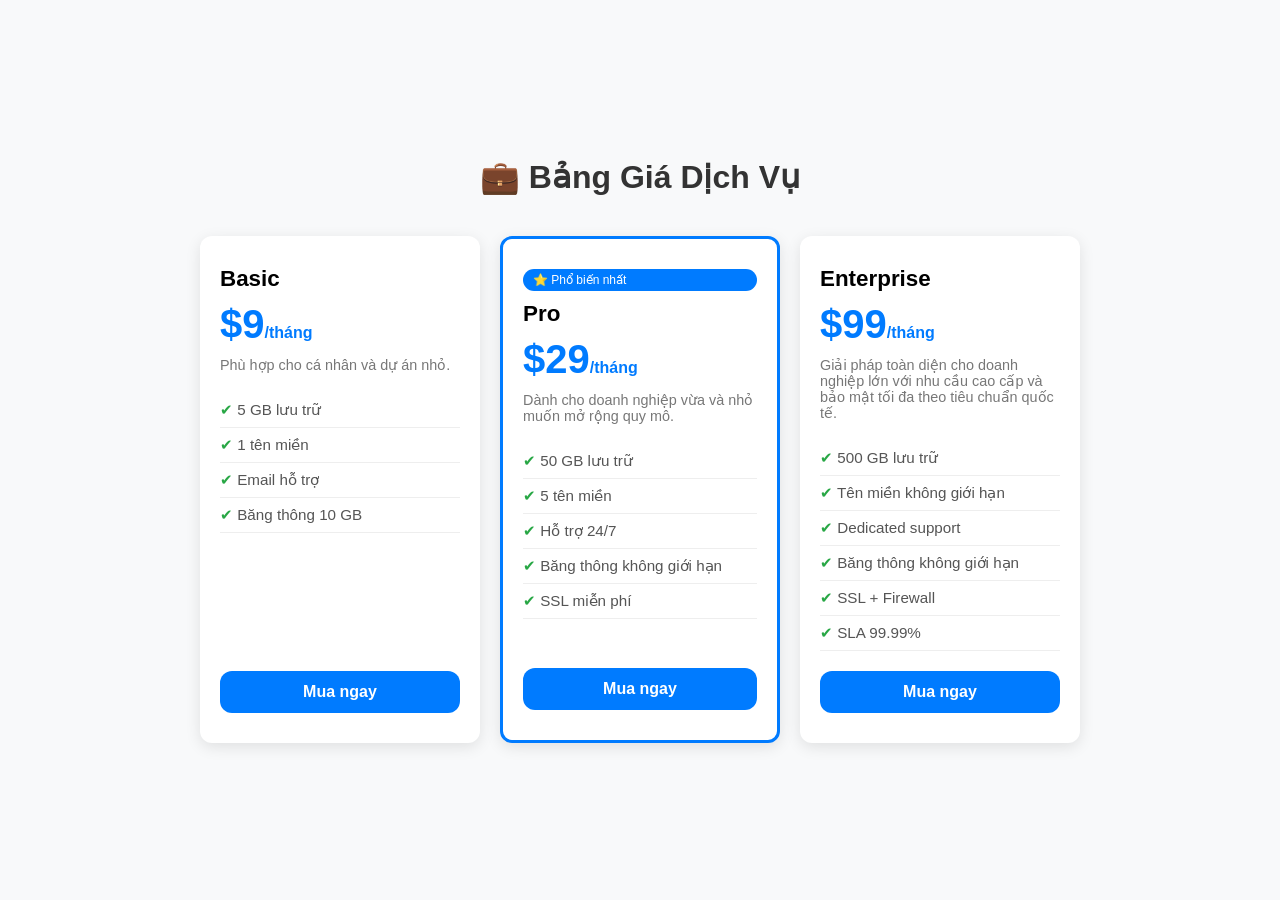
<file: Baitap_week3/Baitapmorong/Bai2.html>
<!DOCTYPE html>
<html lang="vi">
<head>
    <meta charset="UTF-8">
    <meta name="viewport" content="width=device-width, initial-scale=1.0">
    <title>Bài 2 - Bảng Giá Dịch Vụ</title>
    <style>
        :root {
            --color-primary: #333;
            --color-accent: #007bff;
            --color-bg: #f8f9fa;
            --spacing: 20px;
            --radius: 12px;
        }
        * { margin: 0; padding: 0; box-sizing: border-box; }
        body {
            min-height: 100vh;
            display: flex;
            flex-direction: column;
            align-items: center;
            justify-content: center;
            background: var(--color-bg);
            font-family: Arial, sans-serif;
            padding: var(--spacing);
        }
        h1 { margin-bottom: 40px; color: var(--color-primary); }
        .pricing-wrapper {
            display: flex;
            gap: var(--spacing);
            align-items: stretch;
            flex-wrap: wrap;
            justify-content: center;
        }
        .card {
            display: flex;
            flex-direction: column;
            background: #fff;
            border-radius: var(--radius);
            padding: 30px var(--spacing);
            width: 280px;
            box-shadow: 0 4px 15px rgba(0,0,0,0.1);
            transition: transform 0.3s, box-shadow 0.3s, background 0.3s;
            cursor: pointer;
        }
        .card:hover {
            transform: scale(1.05);
            box-shadow: 0 8px 30px rgba(0,123,255,0.3);
            background: var(--color-accent);
            color: #fff;
        }
        .card:hover .price,
        .card:hover .desc,
        .card:hover ul li { color: #fff; }
        .card:hover .btn { background: #fff; color: var(--color-accent); }
        .card h2 { font-size: 1.4rem; margin-bottom: 10px; }
        .price {
            font-size: 2.5rem;
            font-weight: bold;
            color: var(--color-accent);
            margin-bottom: 10px;
        }
        .desc { color: #777; font-size: 0.9rem; margin-bottom: 20px; }
        ul {
            list-style: none;
            flex: 1;
            margin-bottom: 20px;
        }
        ul li {
            padding: 8px 0;
            border-bottom: 1px solid #eee;
            color: #555;
            font-size: 0.95rem;
        }
        ul li::before { content: "✔ "; color: #28a745; }
        .btn {
            display: block;
            text-align: center;
            padding: 12px;
            background: var(--color-accent);
            color: #fff;
            border-radius: var(--radius);
            text-decoration: none;
            font-weight: bold;
            margin-top: auto;
            transition: opacity 0.2s;
        }
        .btn:hover { opacity: 0.85; }
        .card.featured { border: 3px solid var(--color-accent); }
        .badge {
            background: var(--color-accent);
            color: #fff;
            font-size: 0.75rem;
            padding: 4px 10px;
            border-radius: 20px;
            display: inline-block;
            margin-bottom: 10px;
        }
        .card:hover .badge { background: #fff; color: var(--color-accent); }
    </style>
</head>
<body>
    <h1>💼 Bảng Giá Dịch Vụ</h1>
    <div class="pricing-wrapper">
        <div class="card">
            <h2>Basic</h2>
            <div class="price">$9<span style="font-size:1rem">/tháng</span></div>
            <p class="desc">Phù hợp cho cá nhân và dự án nhỏ.</p>
            <ul>
                <li>5 GB lưu trữ</li>
                <li>1 tên miền</li>
                <li>Email hỗ trợ</li>
                <li>Băng thông 10 GB</li>
            </ul>
            <a href="#" class="btn">Mua ngay</a>
        </div>

        <div class="card featured">
            <span class="badge">⭐ Phổ biến nhất</span>
            <h2>Pro</h2>
            <div class="price">$29<span style="font-size:1rem">/tháng</span></div>
            <p class="desc">Dành cho doanh nghiệp vừa và nhỏ muốn mở rộng quy mô.</p>
            <ul>
                <li>50 GB lưu trữ</li>
                <li>5 tên miền</li>
                <li>Hỗ trợ 24/7</li>
                <li>Băng thông không giới hạn</li>
                <li>SSL miễn phí</li>
            </ul>
            <a href="#" class="btn">Mua ngay</a>
        </div>

        <div class="card">
            <h2>Enterprise</h2>
            <div class="price">$99<span style="font-size:1rem">/tháng</span></div>
            <p class="desc">Giải pháp toàn diện cho doanh nghiệp lớn với nhu cầu cao cấp và bảo mật tối đa theo tiêu chuẩn quốc tế.</p>
            <ul>
                <li>500 GB lưu trữ</li>
                <li>Tên miền không giới hạn</li>
                <li>Dedicated support</li>
                <li>Băng thông không giới hạn</li>
                <li>SSL + Firewall</li>
                <li>SLA 99.99%</li>
            </ul>
            <a href="#" class="btn">Mua ngay</a>
        </div>
    </div>
</body>
</html>
</file>
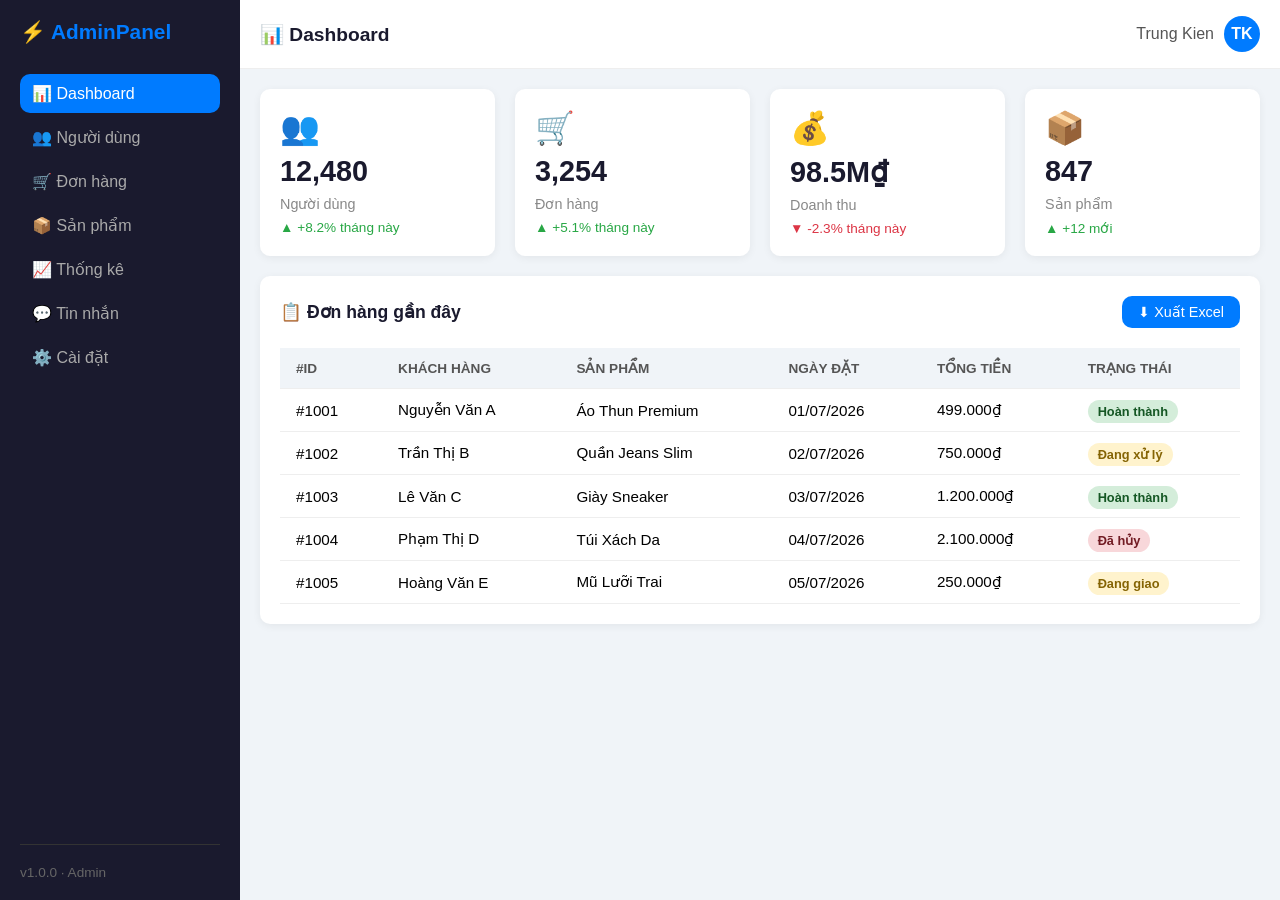
<file: Baitap_week3/Baitapmorong/Bai6.html>
<!DOCTYPE html>
<html lang="vi">
<head>
    <meta charset="UTF-8">
    <meta name="viewport" content="width=device-width, initial-scale=1.0">
    <title>Bài 6 - Admin Dashboard</title>
    <style>
        :root {
            --sidebar-w: 240px;
            --color-primary: #1a1a2e;
            --color-accent: #007bff;
            --color-bg: #f0f4f8;
            --spacing: 20px;
            --radius: 10px;
        }
        * { margin: 0; padding: 0; box-sizing: border-box; }
        body { font-family: Arial, sans-serif; background: var(--color-bg); display: flex; min-height: 100vh; }

        /* ===== FIXED SIDEBAR ===== */
        .sidebar {
            width: var(--sidebar-w);
            background: var(--color-primary);
            color: #fff;
            position: fixed;
            top: 0;
            left: 0;
            height: 100vh;
            display: flex;
            flex-direction: column;
            padding: var(--spacing);
            overflow-y: auto;
            z-index: 100;
        }
        .sidebar .brand {
            font-size: 1.3rem;
            font-weight: bold;
            margin-bottom: 30px;
            color: var(--color-accent);
        }
        .sidebar nav ul { list-style: none; display: flex; flex-direction: column; gap: 5px; }
        .sidebar nav ul li a {
            display: flex;
            align-items: center;
            gap: 10px;
            padding: 10px 12px;
            color: #aaa;
            text-decoration: none;
            border-radius: var(--radius);
            transition: background 0.2s, color 0.2s;
        }
        .sidebar nav ul li a:hover,
        .sidebar nav ul li.active a {
            background: var(--color-accent);
            color: #fff;
        }
        .sidebar-footer {
            margin-top: auto;
            padding-top: var(--spacing);
            border-top: 1px solid #333;
            color: #666;
            font-size: 0.85rem;
        }

        /* ===== MAIN CONTENT (cuộn được) ===== */
        .main {
            margin-left: var(--sidebar-w);
            flex: 1;
            display: flex;
            flex-direction: column;
        }
        .topbar {
            background: #fff;
            padding: 16px var(--spacing);
            display: flex;
            justify-content: space-between;
            align-items: center;
            border-bottom: 1px solid #eee;
            position: sticky;
            top: 0;
            z-index: 50;
        }
        .topbar h1 { font-size: 1.2rem; color: var(--color-primary); }
        .topbar .user {
            display: flex;
            align-items: center;
            gap: 10px;
            color: #555;
        }
        .avatar {
            width: 36px;
            height: 36px;
            border-radius: 50%;
            background: var(--color-accent);
            color: #fff;
            display: flex;
            align-items: center;
            justify-content: center;
            font-weight: bold;
        }

        .content { padding: var(--spacing); }

        /* ===== STATS CARDS - CSS Grid 4 cột ===== */
        .stats-grid {
            display: grid;
            grid-template-columns: repeat(4, 1fr);
            gap: var(--spacing);
            margin-bottom: var(--spacing);
        }
        .stat-card {
            background: #fff;
            border-radius: var(--radius);
            padding: var(--spacing);
            display: flex;
            flex-direction: column;
            gap: 8px;
            box-shadow: 0 2px 8px rgba(0,0,0,0.06);
        }
        .stat-card .icon {
            font-size: 2rem;
        }
        .stat-card .value {
            font-size: 1.8rem;
            font-weight: bold;
            color: var(--color-primary);
        }
        .stat-card .label { color: #888; font-size: 0.9rem; }
        .stat-card .change { font-size: 0.85rem; }
        .change.up { color: #28a745; }
        .change.down { color: #dc3545; }

        /* ===== DATA TABLE ===== */
        .table-section {
            background: #fff;
            border-radius: var(--radius);
            padding: var(--spacing);
            box-shadow: 0 2px 8px rgba(0,0,0,0.06);
        }
        .table-header {
            display: flex;
            justify-content: space-between;
            align-items: center;
            margin-bottom: var(--spacing);
        }
        .table-header h2 { font-size: 1.1rem; color: var(--color-primary); }
        .btn-export {
            padding: 8px 16px;
            background: var(--color-accent);
            color: #fff;
            border: none;
            border-radius: var(--radius);
            cursor: pointer;
            font-size: 0.9rem;
        }
        table { width: 100%; border-collapse: collapse; }
        thead { background: var(--color-bg); }
        th, td { padding: 12px 16px; text-align: left; border-bottom: 1px solid #eee; font-size: 0.95rem; }
        th { font-weight: bold; color: #555; font-size: 0.85rem; text-transform: uppercase; }
        tr:hover td { background: #f8f9ff; }
        .badge {
            padding: 4px 10px;
            border-radius: 20px;
            font-size: 0.8rem;
            font-weight: bold;
        }
        .badge.success { background: #d4edda; color: #155724; }
        .badge.warning { background: #fff3cd; color: #856404; }
        .badge.danger  { background: #f8d7da; color: #721c24; }
    </style>
</head>
<body>
    <!-- Fixed Sidebar -->
    <aside class="sidebar">
        <div class="brand">⚡ AdminPanel</div>
        <nav>
            <ul>
                <li class="active"><a href="#">📊 Dashboard</a></li>
                <li><a href="#">👥 Người dùng</a></li>
                <li><a href="#">🛒 Đơn hàng</a></li>
                <li><a href="#">📦 Sản phẩm</a></li>
                <li><a href="#">📈 Thống kê</a></li>
                <li><a href="#">💬 Tin nhắn</a></li>
                <li><a href="#">⚙️ Cài đặt</a></li>
            </ul>
        </nav>
        <div class="sidebar-footer">v1.0.0 · Admin</div>
    </aside>

    <!-- Main Content -->
    <div class="main">
        <div class="topbar">
            <h1>📊 Dashboard</h1>
            <div class="user">
                <span>Trung Kien</span>
                <div class="avatar">TK</div>
            </div>
        </div>

        <div class="content">
            <!-- Stats Cards -->
            <div class="stats-grid">
                <div class="stat-card">
                    <div class="icon">👥</div>
                    <div class="value">12,480</div>
                    <div class="label">Người dùng</div>
                    <div class="change up">▲ +8.2% tháng này</div>
                </div>
                <div class="stat-card">
                    <div class="icon">🛒</div>
                    <div class="value">3,254</div>
                    <div class="label">Đơn hàng</div>
                    <div class="change up">▲ +5.1% tháng này</div>
                </div>
                <div class="stat-card">
                    <div class="icon">💰</div>
                    <div class="value">98.5M₫</div>
                    <div class="label">Doanh thu</div>
                    <div class="change down">▼ -2.3% tháng này</div>
                </div>
                <div class="stat-card">
                    <div class="icon">📦</div>
                    <div class="value">847</div>
                    <div class="label">Sản phẩm</div>
                    <div class="change up">▲ +12 mới</div>
                </div>
            </div>

            <!-- Data Table -->
            <div class="table-section">
                <div class="table-header">
                    <h2>📋 Đơn hàng gần đây</h2>
                    <button class="btn-export">⬇ Xuất Excel</button>
                </div>
                <table>
                    <thead>
                        <tr>
                            <th>#ID</th>
                            <th>Khách hàng</th>
                            <th>Sản phẩm</th>
                            <th>Ngày đặt</th>
                            <th>Tổng tiền</th>
                            <th>Trạng thái</th>
                        </tr>
                    </thead>
                    <tbody>
                        <tr>
                            <td>#1001</td>
                            <td>Nguyễn Văn A</td>
                            <td>Áo Thun Premium</td>
                            <td>01/07/2026</td>
                            <td>499.000₫</td>
                            <td><span class="badge success">Hoàn thành</span></td>
                        </tr>
                        <tr>
                            <td>#1002</td>
                            <td>Trần Thị B</td>
                            <td>Quần Jeans Slim</td>
                            <td>02/07/2026</td>
                            <td>750.000₫</td>
                            <td><span class="badge warning">Đang xử lý</span></td>
                        </tr>
                        <tr>
                            <td>#1003</td>
                            <td>Lê Văn C</td>
                            <td>Giày Sneaker</td>
                            <td>03/07/2026</td>
                            <td>1.200.000₫</td>
                            <td><span class="badge success">Hoàn thành</span></td>
                        </tr>
                        <tr>
                            <td>#1004</td>
                            <td>Phạm Thị D</td>
                            <td>Túi Xách Da</td>
                            <td>04/07/2026</td>
                            <td>2.100.000₫</td>
                            <td><span class="badge danger">Đã hủy</span></td>
                        </tr>
                        <tr>
                            <td>#1005</td>
                            <td>Hoàng Văn E</td>
                            <td>Mũ Lưỡi Trai</td>
                            <td>05/07/2026</td>
                            <td>250.000₫</td>
                            <td><span class="badge warning">Đang giao</span></td>
                        </tr>
                    </tbody>
                </table>
            </div>
        </div>
    </div>
</body>
</html>
</file>
<file: Baitapnhom_Week5_Nhom3/Css/style.css>
/* Base Reset */
* {
    margin: 0;
    padding: 0;
    box-sizing: border-box;
}

html {
    scroll-behavior: smooth;
}

:root {
    --bg-dark: #0c1824;
    --text-off-white: #696969; 
    --accent-red: #ff5052;
    --white: #ffffff;
}

body {
    background-color: var(--bg-dark);
    color: var(--text-off-white);
    font-family: 'Roboto', sans-serif;
    line-height: 1.6;
}

h1, h2, h3, .logo {
    font-family: 'Oswald', sans-serif;
    color: var(--white);
    text-transform: uppercase;
}

/* Navigation Bar */
.navbar {
    position: sticky;
    top: 0;
    width: 100%;
    background-color: rgba(12, 24, 36, 0.95);
    display: flex;
    justify-content: space-between;
    align-items: center;
    padding: 1rem 3rem;
    z-index: 1000;
    border-bottom: 2px solid var(--accent-red);
}

.navbar .logo {
    font-size: 2rem;
    font-weight: 700;
    color: var(--accent-red);
    letter-spacing: 2px;
}

.nav-links {
    list-style: none;
    display: flex;
    gap: 2rem;
}

.nav-links li a {
    text-decoration: none;
    color: var(--white);
    font-family: 'Oswald', sans-serif;
    font-size: 1.2rem;
    transition: color 0.3s ease;
}

.nav-links li a:hover {
    color: var(--accent-red);
}

/* Hero Section */
.hero {
    height: 100vh;
    background-image: linear-gradient(rgba(12, 24, 36, 0.7), rgba(12, 24, 36, 0.9)), url('https://media.valorant-api.com/maps/7eaecc1b-4337-bbf6-6ab9-04b8f06b3319/displayicon.png');
    background-size: cover;
    background-position: center;
    background-blend-mode: overlay;
    display: flex;
    justify-content: center;
    align-items: center;
    text-align: center;
}

.hero-content h1 {
    font-size: 6rem;
    font-weight: 700;
    margin-bottom: 2rem;
    letter-spacing: 5px;
    text-shadow: 2px 2px 5px rgba(0,0,0,0.5);
}

.cta-button {
    display: inline-block;
    padding: 1rem 3rem;
    background-color: var(--accent-red);
    color: var(--white);
    font-family: 'Oswald', sans-serif;
    font-size: 1.5rem;
    text-decoration: none;
    font-weight: 500;
    text-transform: uppercase;
    /* Angular cut-out corners */
    clip-path: polygon(10% 0, 100% 0, 100% 70%, 90% 100%, 0 100%, 0 30%);
    transition: background-color 0.3s ease, transform 0.2s ease;
}

.cta-button:hover {
    background-color: #e54042;
    transform: scale(1.05);
}

/* Sections */
.section {
    padding: 5rem 2rem;
    min-height: 50vh;
    text-align: center;
    border-bottom: 1px solid #1a2c3f;
}

.section h2 {
    font-size: 3rem;
    margin-bottom: 1.5rem;
    color: var(--accent-red);
}

.section p {
    font-size: 1.2rem;
    max-width: 800px;
    margin: 0 auto;
}

/* Footer */
.footer {
    text-align: center;
    padding: 2rem;
    background-color: #081119;
    font-size: 0.9rem;
}


/* Armory Section */
.armory-section {
    padding: 3rem 2rem;
    min-height: calc(100vh - 150px);
}

.armory-container {
    max-width: 1200px;
    margin: 0 auto;
    display: grid;
    grid-template-columns: 250px 1fr;
    gap: 3rem;
}

/* Sidebar Categories */
.armory-sidebar {
    background-color: transparent;
}

.sidebar-title {
    font-size: 2rem;
    margin-bottom: 1rem;
    color: var(--white);
    border-bottom: 2px solid var(--accent-red);
    padding-bottom: 0.5rem;
}

.category-list {
    list-style: none;
}

.category-link {
    display: block;
    padding: 1rem;
    color: var(--text-off-white);
    text-decoration: none;
    font-family: 'Oswald', sans-serif;
    font-size: 1.5rem;
    text-transform: uppercase;
    transition: all 0.3s ease;
    border-left: 4px solid transparent;
}

.category-link:hover {
    background-color: rgba(255, 255, 255, 0.05);
    color: var(--white);
    border-left-color: #555;
}

.category-link.active {
    background-color: rgba(255, 70, 85, 0.1);
    color: #ff4655;
    border-left-color: #ff4655;
}

/* Armory Content */
.category-header {
    font-size: 3rem;
    margin-bottom: 2rem;
    color: var(--white);
}

.weapon-grid {
    display: flex;
    flex-direction: column;
    gap: 1.5rem;
}

/* Weapon Cards */
.weapon-card {
    display: flex;
    background-color: #1f2326;
    border: 1px solid #333;
    border-left: 4px solid transparent;
    transition: all 0.3s ease;
    cursor: pointer;
}

.weapon-card:hover {
    background-color: #2a2e31;
    border-left: 4px solid #ff4655;
}

.weapon-image-container {
    flex: 0 0 300px;
    padding: 2rem;
    background-color: rgba(0, 0, 0, 0.2);
    display: flex;
    align-items: center;
    justify-content: center;
}

.weapon-image-container img {
    max-width: 100%;
    height: auto;
    filter: drop-shadow(0 0 10px rgba(0,0,0,0.5));
}

.weapon-info {
    flex: 1;
    padding: 2rem;
    display: flex;
    flex-direction: column;
    justify-content: center;
}

.weapon-info h3 {
    font-size: 2.5rem;
    margin-bottom: 1.5rem;
    color: var(--white);
    letter-spacing: 2px;
}

.weapon-stats {
    display: flex;
    flex-direction: column;
    gap: 1rem;
}

.stat {
    display: grid;
    grid-template-columns: 100px 1fr;
    align-items: center;
    gap: 1rem;
}

.stat span {
    font-family: 'Oswald', sans-serif;
    text-transform: uppercase;
    font-size: 1.1rem;
    color: var(--text-off-white);
}

.stat-bar-bg {
    background-color: #111;
    height: 12px;
    width: 100%;
    border-radius: 2px;
    overflow: hidden;
}

.stat-bar-fill {
    background-color: #ff4655;
    height: 100%;
    border-radius: 2px;
}
</file>
<file: Baitap_week3/Baitap2/style.css>
/* ===== CSS VARIABLES (Hoạt động 3) ===== */
:root {
    --spacing-sm: 10px;
    --spacing-md: 15px;
    --spacing-lg: 20px;
    --spacing-xl: 40px;
    --color-bg-light: #f0f0f0;
    --color-primary: #333;
    --color-accent: #007bff;
    --radius: 10px;
    --sidebar-width: 250px;
}

/* ===== RESET ===== */
* {
    margin: 0;
    padding: 0;
    box-sizing: border-box;
}

/* ===== HOẠT ĐỘNG 1: FLEXBOX - Căn giữa toàn màn hình ===== */
.container {
    display: flex;
    justify-content: center;
    align-items: center;
    height: 100vh;
}

/* ===== HOẠT ĐỘNG 1: CSS GRID - 3 cột bằng nhau ===== */
.grid-3col {
    display: grid;
    grid-template-columns: repeat(3, 1fr);
    gap: var(--spacing-lg);
}

.grid-3col > div {
    background: var(--color-bg-light);
    border-radius: var(--radius);
    padding: var(--spacing-lg);
}

/* ===== HOẠT ĐỘNG 2: CSS GRID - Layout tổng thể ===== */
body {
    display: grid;
    grid-template-areas:
        "header"
        "main"
        "footer";
    grid-template-rows: auto 1fr auto;
    min-height: 100vh;
    font-family: Arial, sans-serif;
    color: var(--color-primary);
}

header {
    grid-area: header;
    display: flex;
    justify-content: space-between;
    align-items: center;
    padding: var(--spacing-md) var(--spacing-xl);
    background: var(--color-primary);
    color: #fff;
}

header nav ul {
    display: flex;
    gap: var(--spacing-lg);
    list-style: none;
}

header nav ul a {
    color: #fff;
    text-decoration: none;
}

/* Main wrapper: Sidebar 250px + Main content phần còn lại */
.main-wrapper {
    grid-area: main;
    display: grid;
    grid-template-areas: "sidebar content";
    grid-template-columns: var(--sidebar-width) 1fr;
}

aside {
    grid-area: sidebar;
    background: var(--color-bg-light);
    padding: var(--spacing-xl) var(--spacing-lg);
}

aside h3 {
    font-size: 1rem;
    text-transform: uppercase;
    letter-spacing: 1px;
    margin-bottom: var(--spacing-md);
    color: var(--color-primary);
    border-bottom: 2px solid var(--color-accent);
    padding-bottom: var(--spacing-sm);
}

aside ul {
    list-style: none;
    display: flex;
    flex-direction: column;
    gap: var(--spacing-sm);
}

aside ul a {
    display: block;
    padding: var(--spacing-sm) var(--spacing-md);
    color: var(--color-primary);
    text-decoration: none;
    border-radius: var(--radius);
    transition: background 0.2s, color 0.2s;
}

aside ul a:hover {
    background: var(--color-accent);
    color: #fff;
}

.main-content {
    grid-area: content;
    padding: var(--spacing-xl);
}

footer {
    grid-area: footer;
    text-align: center;
    padding: var(--spacing-lg);
    background: var(--color-primary);
    color: #fff;
}

/* ===== HERO ===== */
.hero {
    text-align: center;
    padding: var(--spacing-xl) var(--spacing-lg);
}

.hero h1 { font-size: 2.5rem; margin-bottom: var(--spacing-sm); }
.hero p  { margin-bottom: var(--spacing-sm); }

.buttons {
    display: flex;
    justify-content: center;
    gap: var(--spacing-md);
    margin-top: var(--spacing-md);
}

.buttons a, .project a {
    display: inline-block;
    padding: var(--spacing-sm) var(--spacing-lg);
    background: var(--color-accent);
    color: #fff;
    border-radius: var(--radius);
    text-decoration: none;
}

/* ===== ABOUT ===== */
.about { padding: var(--spacing-xl) 0; }
.about h2, .skills h2, .projects h2 { margin-bottom: var(--spacing-md); }

/* ===== HOẠT ĐỘNG 2: FLEXBOX - Skills (flex-wrap, gap, căn giữa) ===== */
.skill-list {
    display: flex;
    flex-wrap: wrap;
    gap: var(--spacing-md);
    justify-content: center;
}

.skill {
    background: var(--color-bg-light);
    border-radius: var(--radius);
    padding: var(--spacing-sm) var(--spacing-lg);
}

/* ===== PROJECTS: CSS Grid 3 cột ===== */
.project-list {
    display: grid;
    grid-template-columns: repeat(3, 1fr);
    gap: var(--spacing-lg);
}

.project {
    background: var(--color-bg-light);
    border-radius: var(--radius);
    padding: var(--spacing-lg);
}

.project h3 { margin-bottom: var(--spacing-sm); }
.project p  { margin-bottom: var(--spacing-md); }

/* ===== RESPONSIVE ===== */
@media (max-width: 768px) {
    .main-wrapper {
        grid-template-areas: "content";
        grid-template-columns: 1fr;
    }
    aside { display: none; }
    .project-list { grid-template-columns: 1fr; }
}
</file>
